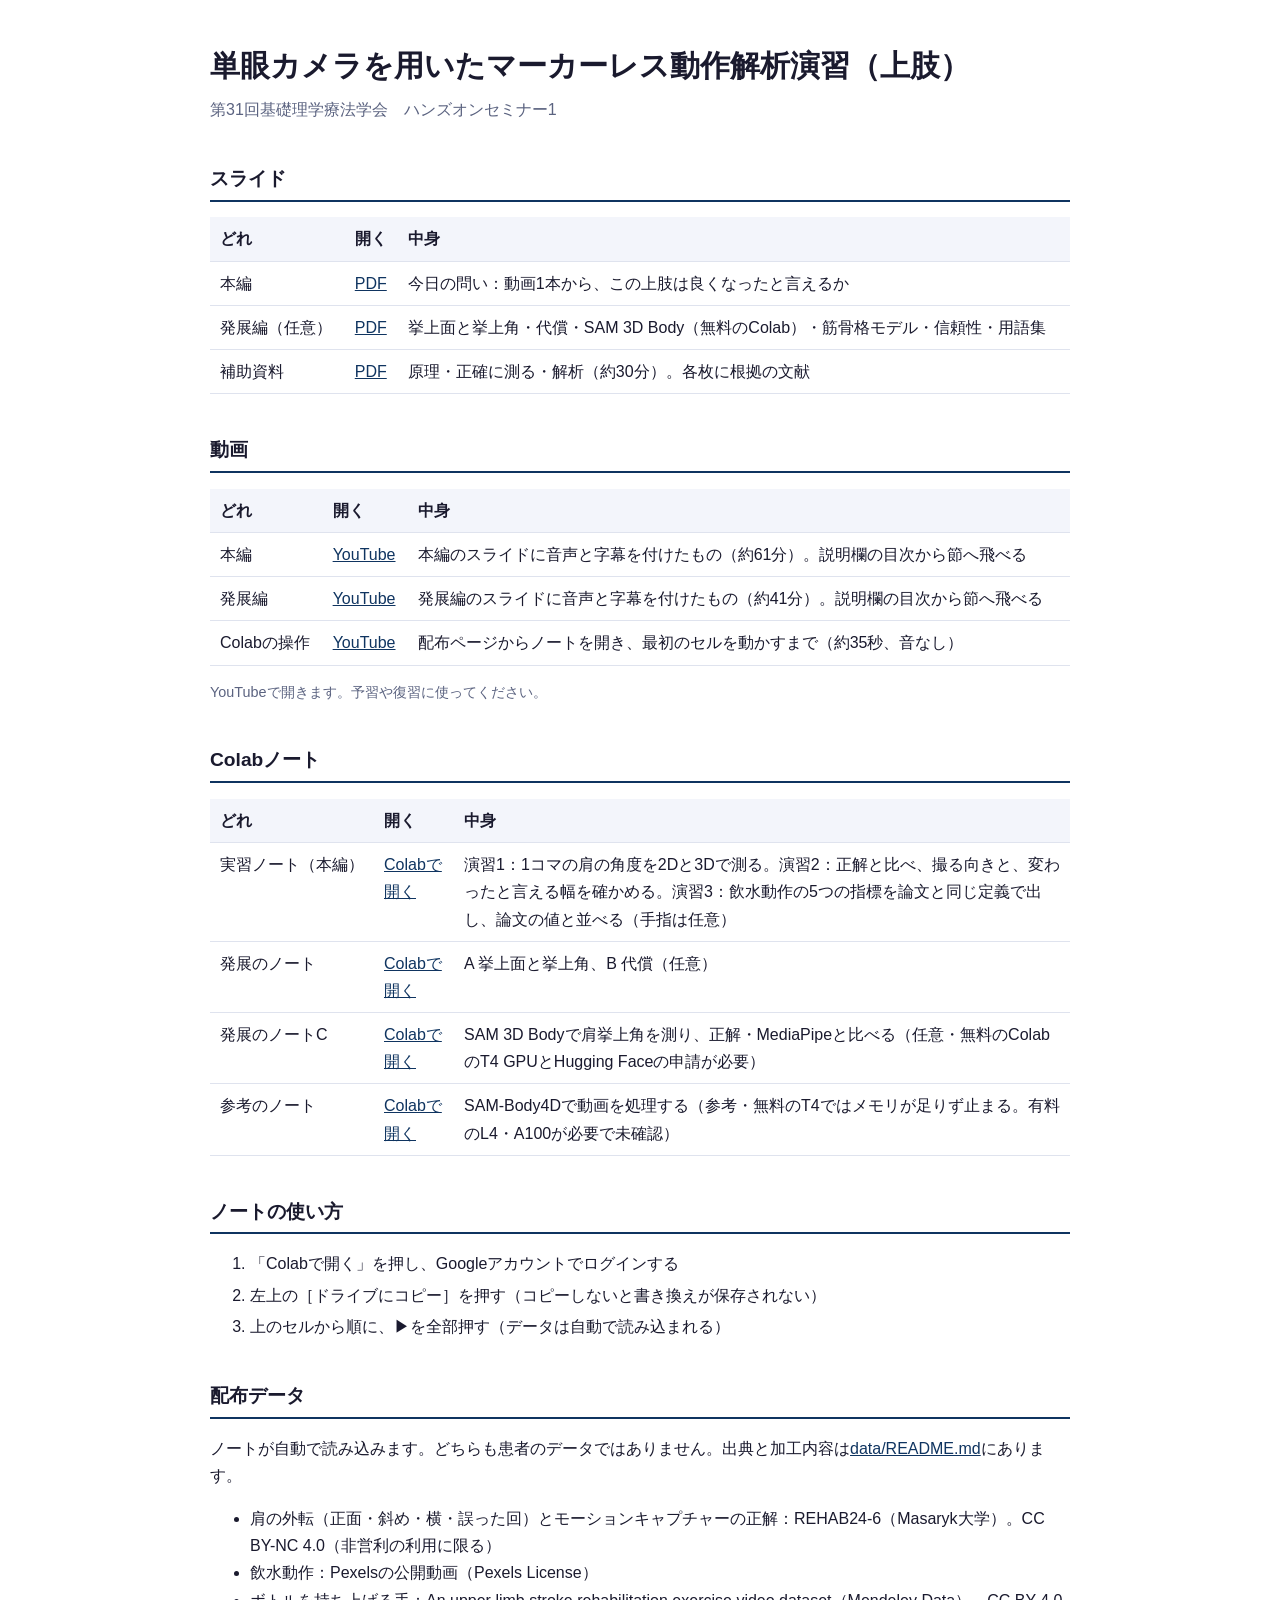
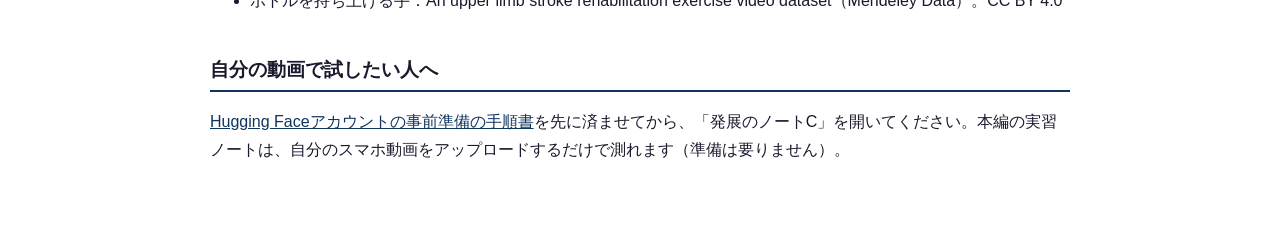
<file: index.html>
<!doctype html>
<html lang="ja">
<head>
<meta charset="utf-8">
<meta name="viewport" content="width=device-width, initial-scale=1">
<title>単眼カメラを用いたマーカーレス動作解析演習（上肢）</title>
<style>
:root { --bg:#ffffff; --fg:#1a1a2e; --muted:#5b6380; --line:#dfe3ee; --accent:#0f3460; --head:#f3f5fb; }
@media (prefers-color-scheme: dark) {
  :root { --bg:#14161f; --fg:#e8eaf2; --muted:#a3a9c0; --line:#2c3142; --accent:#8fb3ff; --head:#1d2130; }
}
body { margin:0; background:var(--bg); color:var(--fg);
  font-family:'Hiragino Sans','Noto Sans JP',sans-serif; line-height:1.7; }
main { max-width:860px; margin:0 auto; padding:40px 16px 64px; }
h1 { font-size:1.9rem; margin:0 0 4px; }
.sub { color:var(--muted); margin:0 0 32px; }
h2 { font-size:1.2rem; border-bottom:2px solid var(--accent); padding-bottom:4px; margin-top:40px; }
table { width:100%; border-collapse:collapse; }
th, td { text-align:left; padding:8px 10px; border-bottom:1px solid var(--line); vertical-align:top; }
th { background:var(--head); font-weight:600; }
td:first-child { white-space:nowrap; }
a { color:var(--accent); }
ol li { margin:4px 0; }
.note { color:var(--muted); font-size:0.9rem; }
</style>
</head>
<body>
<main>
<h1>単眼カメラを用いたマーカーレス動作解析演習（上肢）</h1>
<p class="sub">第31回基礎理学療法学会　ハンズオンセミナー1</p>

<h2>スライド</h2>
<table>
<tr><th>どれ</th><th>開く</th><th>中身</th></tr>
<tr><td>本編</td><td><a href="slides/seminar.pdf" target="_blank" rel="noopener">PDF</a></td><td>今日の問い：動画1本から、この上肢は良くなったと言えるか</td></tr>
<tr><td>発展編（任意）</td><td><a href="slides/seminar_advanced.pdf" target="_blank" rel="noopener">PDF</a></td><td>挙上面と挙上角・代償・SAM 3D Body（無料のColab）・筋骨格モデル・信頼性・用語集</td></tr>
<tr><td>補助資料</td><td><a href="slides/supplement.pdf" target="_blank" rel="noopener">PDF</a></td><td>原理・正確に測る・解析（約30分）。各枚に根拠の文献</td></tr>
</table>

<h2>動画</h2>
<table>
<tr><th>どれ</th><th>開く</th><th>中身</th></tr>
<tr><td>本編</td><td><a href="https://youtu.be/A3evsi9yVyI" target="_blank" rel="noopener">YouTube</a></td><td>本編のスライドに音声と字幕を付けたもの（約61分）。説明欄の目次から節へ飛べる</td></tr>
<tr><td>発展編</td><td><a href="https://youtu.be/LWLG0y8S8oc" target="_blank" rel="noopener">YouTube</a></td><td>発展編のスライドに音声と字幕を付けたもの（約41分）。説明欄の目次から節へ飛べる</td></tr>
<tr><td>Colabの操作</td><td><a href="https://youtu.be/LJWnk24BgNM" target="_blank" rel="noopener">YouTube</a></td><td>配布ページからノートを開き、最初のセルを動かすまで（約35秒、音なし）</td></tr>
</table>
<p class="note">YouTubeで開きます。予習や復習に使ってください。</p>

<h2>Colabノート</h2>
<table>
<tr><th>どれ</th><th>開く</th><th>中身</th></tr>
<tr><td>実習ノート（本編）</td><td><a href="https://colab.research.google.com/github/k0heiun0/pt_seminar/blob/main/notebooks/01_handson.ipynb" target="_blank" rel="noopener">Colabで開く</a></td><td>演習1：1コマの肩の角度を2Dと3Dで測る。演習2：正解と比べ、撮る向きと、変わったと言える幅を確かめる。演習3：飲水動作の5つの指標を論文と同じ定義で出し、論文の値と並べる（手指は任意）</td></tr>
<tr><td>発展のノート</td><td><a href="https://colab.research.google.com/github/k0heiun0/pt_seminar/blob/main/notebooks/03_advanced.ipynb" target="_blank" rel="noopener">Colabで開く</a></td><td>A 挙上面と挙上角、B 代償（任意）</td></tr>
<tr><td>発展のノートC</td><td><a href="https://colab.research.google.com/github/k0heiun0/pt_seminar/blob/main/notebooks/02_sam3d_body.ipynb" target="_blank" rel="noopener">Colabで開く</a></td><td>SAM 3D Bodyで肩挙上角を測り、正解・MediaPipeと比べる（任意・無料のColabのT4 GPUとHugging Faceの申請が必要）</td></tr>
<tr><td>参考のノート</td><td><a href="https://colab.research.google.com/github/k0heiun0/pt_seminar/blob/main/notebooks/00_body4d_inference.ipynb" target="_blank" rel="noopener">Colabで開く</a></td><td>SAM-Body4Dで動画を処理する（参考・無料のT4ではメモリが足りず止まる。有料のL4・A100が必要で未確認）</td></tr>
</table>

<h2>ノートの使い方</h2>
<ol>
<li>「Colabで開く」を押し、Googleアカウントでログインする</li>
<li>左上の［ドライブにコピー］を押す（コピーしないと書き換えが保存されない）</li>
<li>上のセルから順に、▶を全部押す（データは自動で読み込まれる）</li>
</ol>

<h2>配布データ</h2>
<p>ノートが自動で読み込みます。どちらも患者のデータではありません。出典と加工内容は<a href="https://github.com/k0heiun0/pt_seminar/blob/main/data/README.md">data/README.md</a>にあります。</p>
<ul>
<li>肩の外転（正面・斜め・横・誤った回）とモーションキャプチャーの正解：REHAB24-6（Masaryk大学）。CC BY-NC 4.0（非営利の利用に限る）</li>
<li>飲水動作：Pexelsの公開動画（Pexels License）</li>
<li>ボトルを持ち上げる手：An upper limb stroke rehabilitation exercise video dataset（Mendeley Data）。CC BY 4.0</li>
</ul>

<h2>自分の動画で試したい人へ</h2>
<p><a href="https://github.com/k0heiun0/pt_seminar/blob/main/docs/handout-hf-setup.md">Hugging Faceアカウントの事前準備の手順書</a>を先に済ませてから、「発展のノートC」を開いてください。本編の実習ノートは、自分のスマホ動画をアップロードするだけで測れます（準備は要りません）。</p>
</main>
</body>
</html>
</file>
